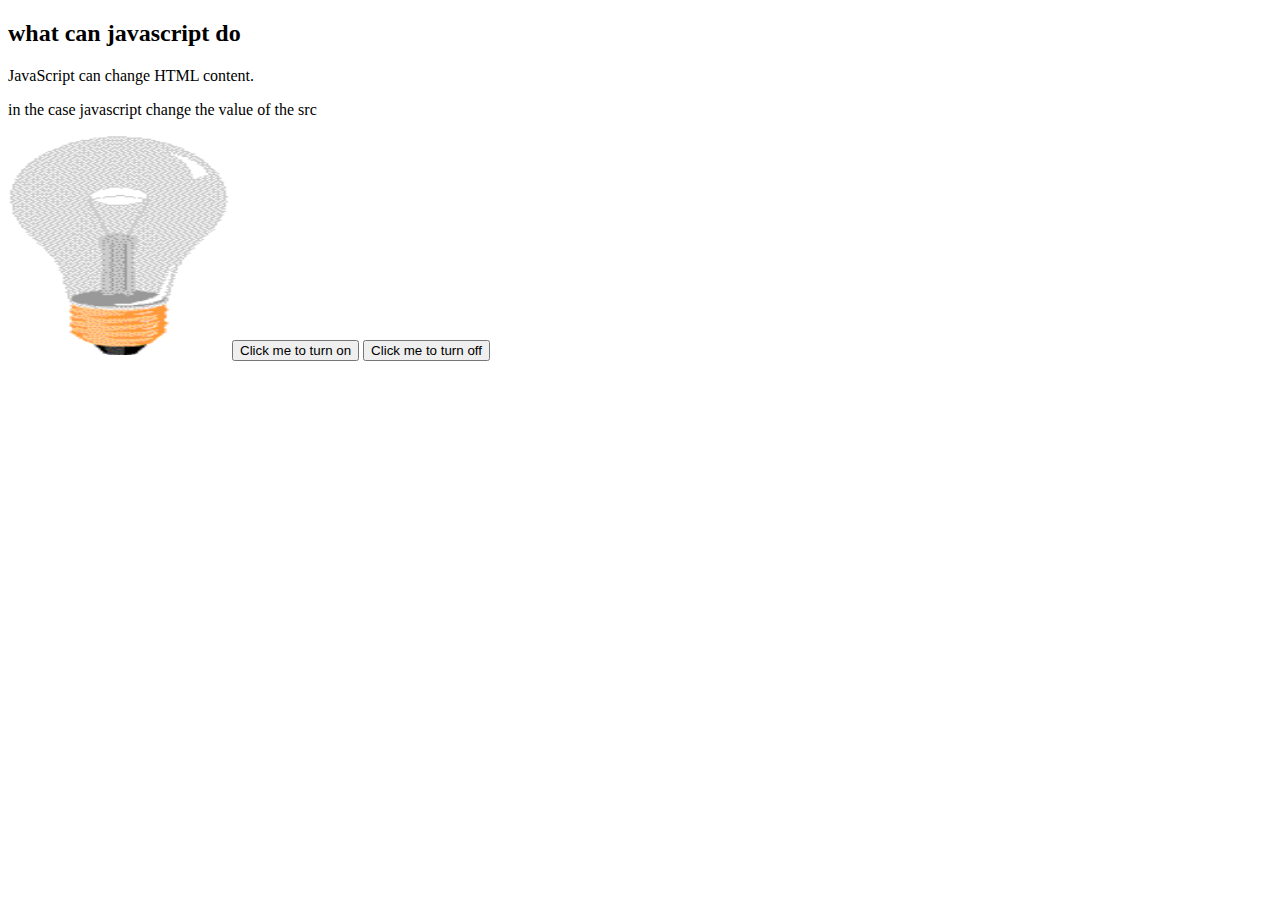
<file: about.html>
<!DOCTYPE html>
<html>
    <body>
        <title>javascript example</title>

        <h2>what can javascript do</h2>
        <p>JavaScript can change HTML content.</p>
        <p>in the case javascript change the value of the src</p>
        <img src="off.gif" alt="off" id="myImage" width="220" height="220">
        <button onclick="document.getElementById('myImage').src='on.gif'">Click me to turn on</button>
        <button onclick="document.getElementById('myImage').src='off.gif'">Click me to turn off</button>
    </body>
</file>
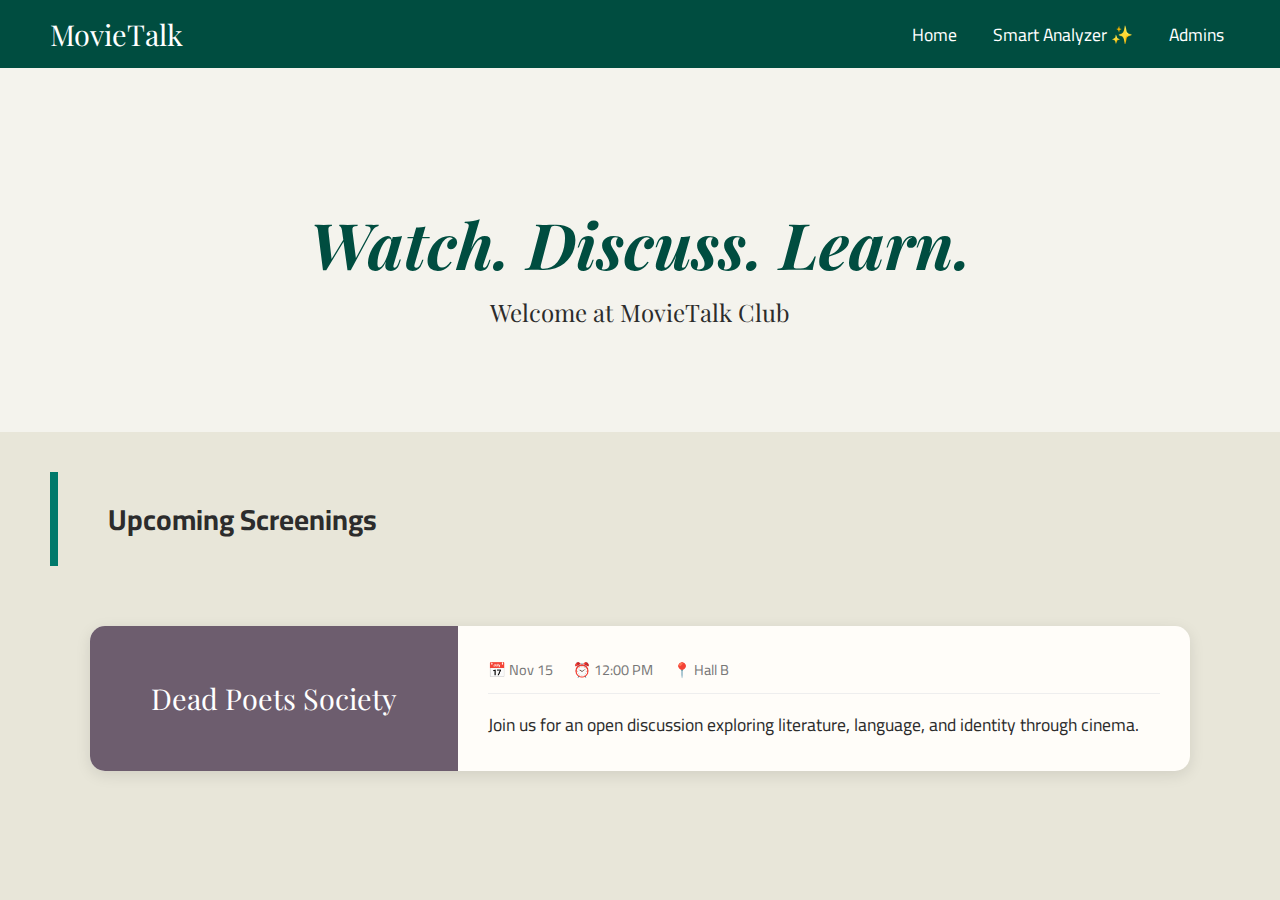
<file: course-main/movietalk.html>
<!DOCTYPE html>
<html lang="en" dir="ltr">
<head>
  <meta charset="UTF-8">
  <meta name="viewport" content="width=device-width, initial-scale=1.0">
  <title>MovieTalk Club</title>

  <link href="https://fonts.googleapis.com/css2?family=Playfair+Display:ital,wght@0,700;1,700&family=Cairo:wght@400;700&display=swap" rel="stylesheet">

  <style>
    :root {
      --dark-green: #004d40;
      --beige-bg: #e8e6d9;
      --text-color: #2c2c2c;
      --accent-gold: #c9a24d;
    }

    body {
      background-color: var(--beige-bg);
      color: var(--text-color);
      font-family: 'Cairo', sans-serif;
      margin: 0;
    }

    /* ===== Navbar ===== */
    nav {
      background-color: var(--dark-green);
      padding: 15px 50px;
      display: flex;
      justify-content: space-between;
      align-items: center;
      color: white;
    }

    .nav-brand {
      font-family: 'Playfair Display', serif;
      font-size: 1.8rem;
      cursor: pointer;
    }

    .nav-links button {
      background: none;
      border: none;
      color: white;
      font-size: 1.1rem;
      margin-left: 20px;
      cursor: pointer;
      font-family: 'Cairo', sans-serif;
    }

    /* ===== Hero ===== */
    .hero {
      text-align: center;
      padding: 80px 20px;
      background-color: #f4f3ed;
    }

    .hero h2 {
      font-family: 'Playfair Display', serif;
      font-style: italic;
      font-size: 4rem;
      color: var(--dark-green);
      margin-bottom: 0;
    }

    .hero p {
      font-size: 1.5rem;
      font-family: 'Playfair Display', serif;
      margin-top: 10px;
    }

    /* ===== Sections ===== */
    section {
      display: none;
    }

    section.active {
      display: block;
    }

    .section-title {
      padding: 20px 50px;
      font-size: 1.8rem;
      border-left: 8px solid #00796b;
      margin: 40px 50px;
    }

    .container {
      max-width: 1100px;
      margin: auto;
      padding: 20px;
    }

    /* ===== Movie Card ===== */
    .movie-card {
      display: flex;
      background: #fffdf9;
      border-radius: 15px;
      overflow: hidden;
      box-shadow: 0 4px 15px rgba(0,0,0,0.1);
      margin-bottom: 30px;
    }

    .movie-poster {
      width: 30%;
      background-color: #6d5d6e;
      color: white;
      display: flex;
      align-items: center;
      justify-content: center;
      text-align: center;
      padding: 40px;
      font-family: 'Playfair Display', serif;
      font-size: 1.8rem;
    }

    .movie-info {
      width: 70%;
      padding: 30px;
    }

    .meta-data {
      display: flex;
      gap: 20px;
      color: #777;
      font-size: 0.9rem;
      margin-bottom: 15px;
      border-bottom: 1px solid #eee;
      padding-bottom: 10px;
    }

    .description {
      font-size: 1.1rem;
      line-height: 1.8;
    }

    /* ===== Analyzer ===== */
    .analyzer-box {
      background: white;
      padding: 40px;
      border-radius: 15px;
      text-align: center;
    }

    input {
      width: 80%;
      padding: 15px;
      border-radius: 30px;
      border: 1px solid #ccc;
      margin-bottom: 20px;
    }

    .btn-main {
      background: var(--dark-green);
      color: white;
      padding: 12px 40px;
      border: none;
      border-radius: 30px;
      cursor: pointer;
      font-size: 1.1rem;
    }

    /* ===== Admin Card ===== */
    .admin-card {
      background: white;
      max-width: 350px;
      margin: 40px auto;
      padding: 30px;
      border-radius: 20px;
      text-align: center;
      box-shadow: 0 8px 20px rgba(0,0,0,0.15);
      border: 2px solid var(--accent-gold);
    }

    .admin-card h3 {
      margin-bottom: 10px;
      font-family: 'Playfair Display', serif;
    }

    .gold-circle {
      width: 80px;
      height: 80px;
      border-radius: 50%;
      background: linear-gradient(135deg, #f5d37a, #c9a24d);
      margin: 0 auto 15px;
    }

    /* ===============================
       MOBILE RESPONSIVE
       =============================== */
    @media (max-width: 768px) {

      nav {
        flex-direction: column;
        align-items: flex-start;
        padding: 15px 20px;
      }

      .nav-links {
        width: 100%;
        display: flex;
        flex-direction: column;
        margin-top: 15px;
      }

      .nav-links button {
        margin: 6px 0;
        text-align: left;
      }

      .hero h2 {
        font-size: 2.3rem;
      }

      .hero p {
        font-size: 1.2rem;
      }

      .movie-card {
        flex-direction: column;
      }

      .movie-poster,
      .movie-info {
        width: 100%;
      }

      input {
        width: 100%;
      }
    }
  </style>
</head>

<body>

<nav>
  <div class="nav-brand" onclick="showSection('home')">MovieTalk</div>
  <div class="nav-links">
    <button onclick="showSection('home')">Home</button>
    <button onclick="showSection('analyzer')">Smart Analyzer ✨</button>
    <button onclick="showSection('admins')">Admins</button>
  </div>
</nav>

<section id="home" class="active">
  <div class="hero">
    <h2>Watch. Discuss. Learn.</h2>
    <p>Welcome at MovieTalk Club</p>
  </div>

  <h2 class="section-title">Upcoming Screenings</h2>

  <div class="container">
    <div class="movie-card">
      <div class="movie-poster">Dead Poets Society</div>
      <div class="movie-info">
        <div class="meta-data">
          <span>📅 Nov 15</span>
          <span>⏰ 12:00 PM</span>
          <span>📍 Hall B</span>
        </div>
        <div class="description">
          Join us for an open discussion exploring literature, language, and identity through cinema.
        </div>
      </div>
    </div>
  </div>
</section>

<section id="analyzer">
  <div class="container">
    <div class="analyzer-box">
      <h2 style="font-family:'Playfair Display',serif;">Smart Analyzer</h2>
      <p>Enter a movie name to get discussion points and themes.</p>
      <input type="text" placeholder="Movie name...">
      <br>
      <button class="btn-main">Analyze</button>
    </div>
  </div>
</section>

<section id="admins">
  <div class="admin-card">
    <div class="gold-circle"></div>
    <h3>Suha Kababji</h3>
    <p><strong>Club Coordinator</strong></p>
    <p>+972 59-325-9597<br>(WhatsApp)</p>
  </div>
</section>

<script>
  function showSection(id) {
    document.querySelectorAll('section').forEach(s => s.classList.remove('active'));
    document.getElementById(id).classList.add('active');
  }
</script>

</body>
</html>
</file>
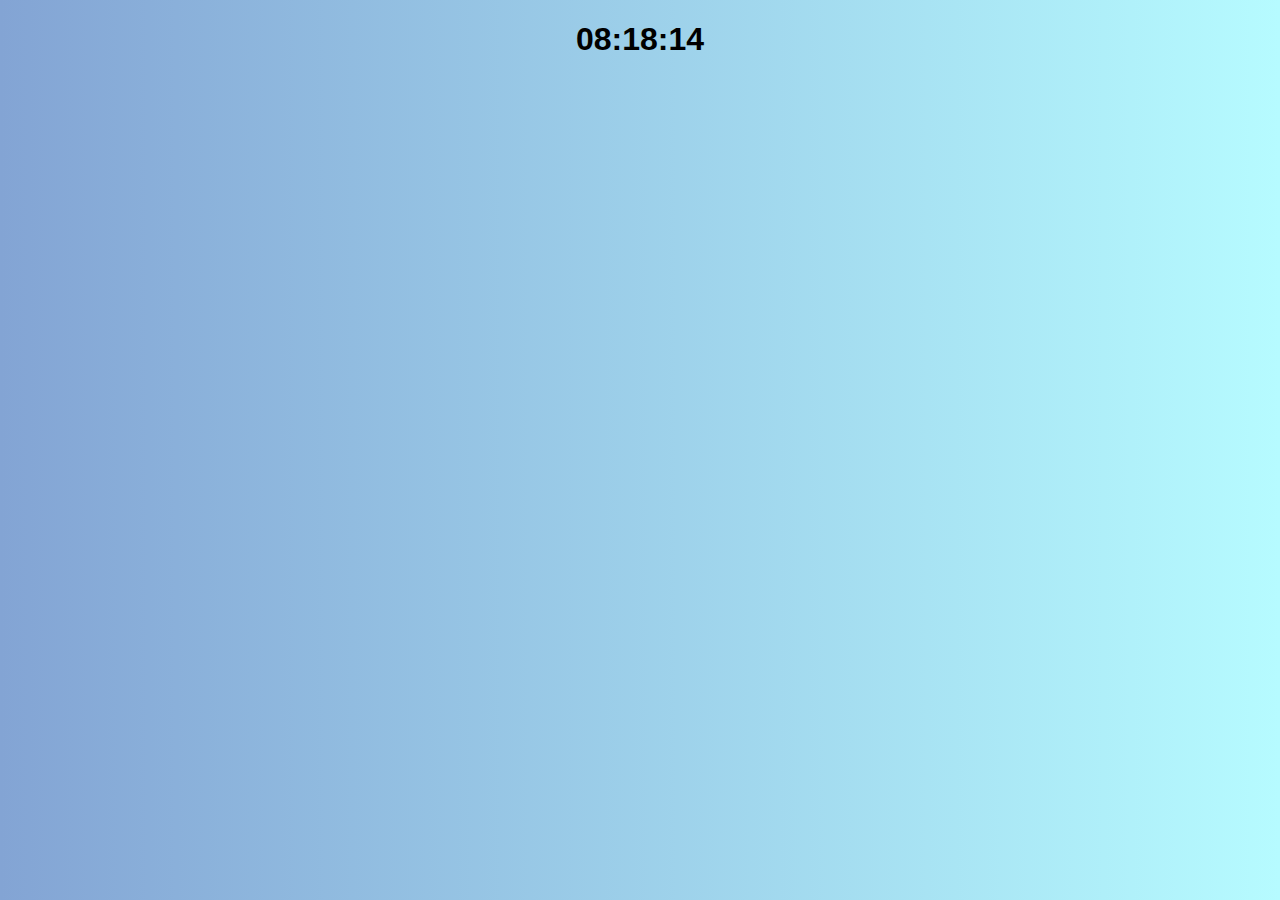
<file: course-main/oclock.html>
<!DOCTYPE html>
<html lang="ar">
<head>
    <meta charset="UTF-8">
    <meta name="viewport" content="width=device-width, initial-scale=1.0">
    <title>ساعة رقمية</title>
    <link rel="stylesheet" href="style.css">
</head>
<body>
    <div class="clock-container">
        <h1 id="clock"></h1>
    </div>

    <script src="oclock.java"></script>
</body>
</html>
</file>
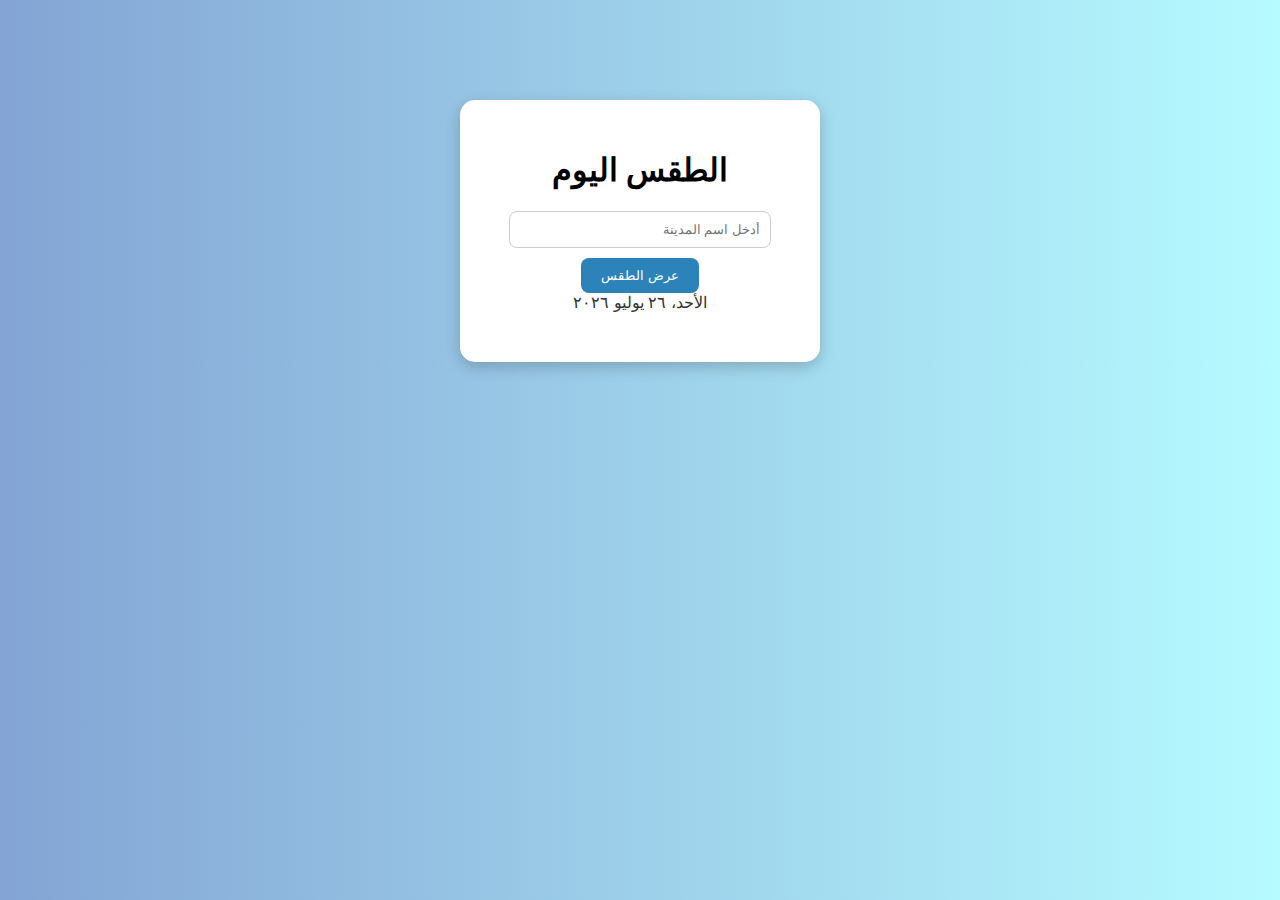
<file: course-main/weather today.html>
<!DOCTYPE html>
<!-- saved from url=(0070)file:///C:/Users/Ahmad/Downloads/course-main/course-main/weatherr.html -->
<html lang="ar"><head><meta http-equiv="Content-Type" content="text/html; charset=UTF-8">
  
  <meta name="viewport" content="width=device-width, initial-scale=1.0">
  <title>weather today</title>
  <link rel="stylesheet" href="./weather today_files/style.css">
</head>
<body>
  <div class="weather-container">
    <h1>الطقس اليوم</h1>
    <input type="text" id="cityInput" placeholder="أدخل اسم المدينة">
    <button onclick="getWeather()">عرض الطقس</button>
    <div id="dateBox" class="weather-date">الأربعاء، ٩ يوليو ٢٠٢٥</div>
<div id="weatherResult" class="weather-result"></div>

  </div>
  <script src="./weather today_files/script.js"></script>


</body></html>
</file>
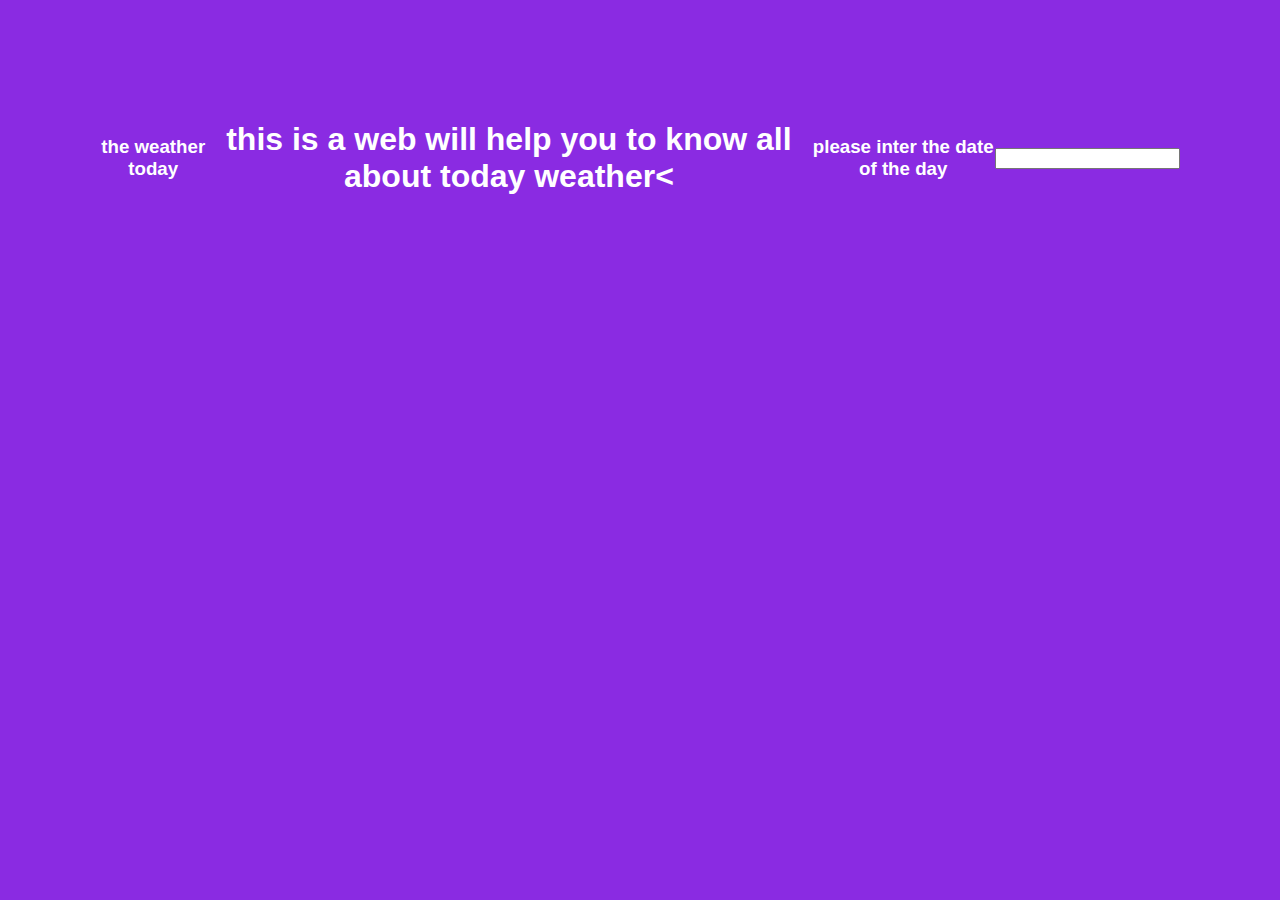
<file: course-main/weather.html>
<!DOCTYPE html>
<html>
    <head>
        <title>today weather </title>

    </head>
    <style>
    body{
        margin: 50px;
        padding: 50px;
        font-family: sans-serif;
        background-color:blueviolet;
        color: white;
        display: flex;
        justify-content: center;
        align-items: center;
        height: 10hv;    
text-align: center;

    }
     </style>
    <body>
        <h3>the weather today</h3>
        <h1>this is a web will help you to know all about today weather<
            <h3>please inter the date of the day</h3>
            <input>
            <div class="form-container">
                 
                 

    </body>
   
</html>
</file>
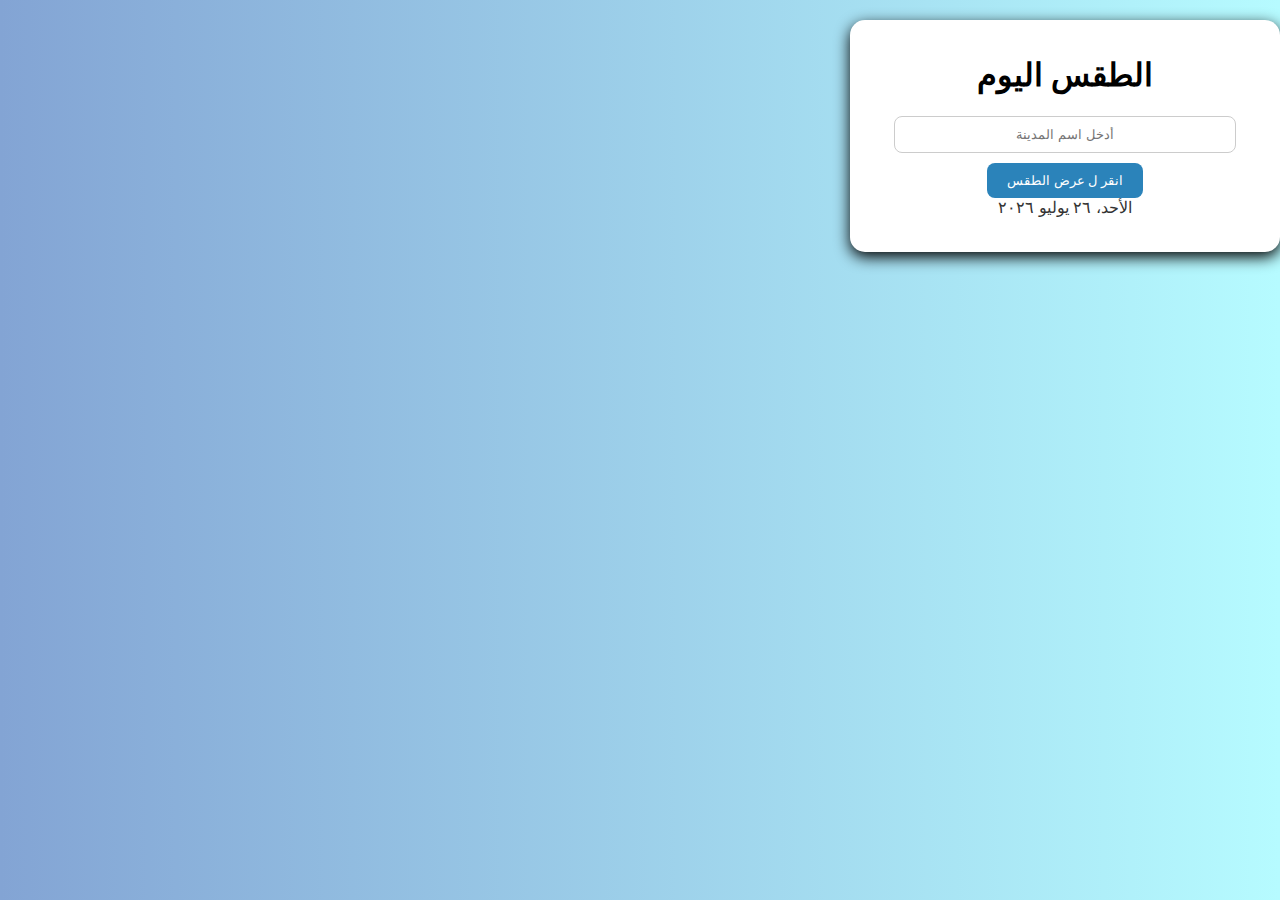
<file: course-main/weatherr.html>
<!DOCTYPE html>
<html lang="ar">
<head>
  <meta charset="UTF-8" />
  <meta name="viewport" content="width=device-width, initial-scale=1.0"/>
  <title>weather today</title>
  <link rel="stylesheet" href="style.css"/>
</head>
<body>
  <div class="weather-container">
    <h1>الطقس اليوم</h1>
    <input type="text" id="cityInput" placeholder="أدخل اسم المدينة" />
    <button onclick="getWeather()">انقر ل عرض الطقس  </button>
    <div id="dateBox" class="weather-date"></div>
<div id="weatherResult" class="weather-result"></div>
  </div>
  <script src="script.js"></script>
</body>
</html>
</file>
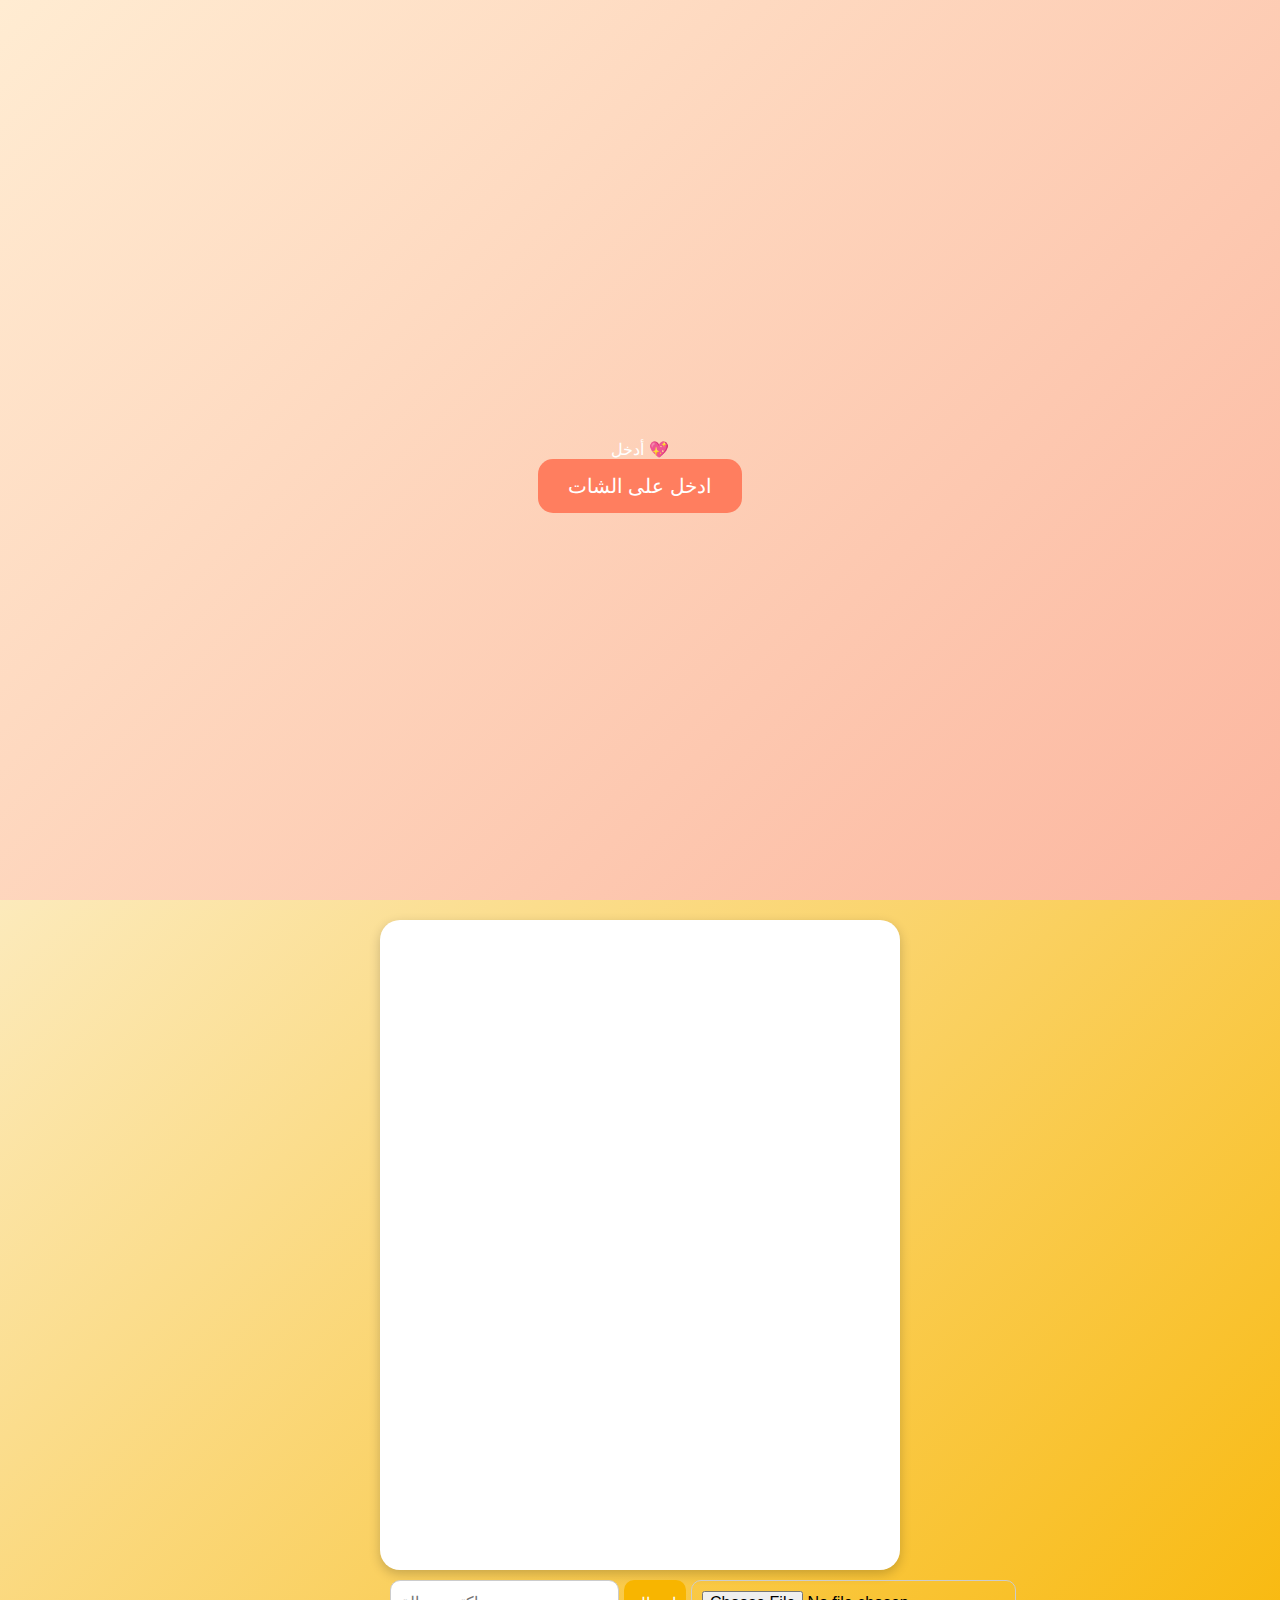
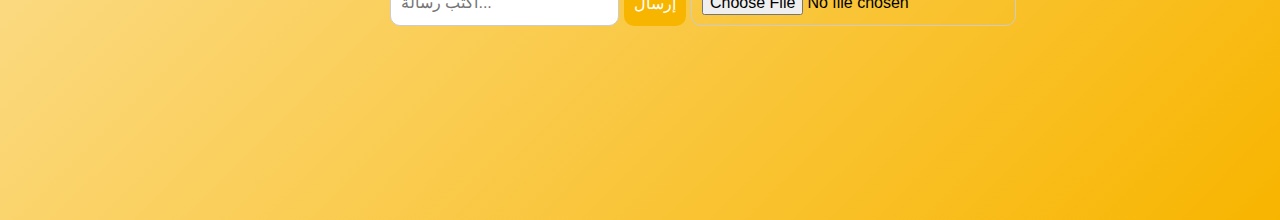
<file: course-main/weather today_files/CHAT.HTML>
<!DOCTYPE html>
<html lang="ar">
<head>
<meta charset="UTF-8">
<title>المجموعة</title>
<style>
  body {
    margin: 0;
    font-family: "Tahoma", sans-serif;
    overflow: hidden;
  }
  /* الصفحة الرئيسية */
  #home {
    background: linear-gradient(135deg, #ffecd2, #fcb69f);
    width: 100vw;
    height: 100vh;
    display: flex;
    flex-direction: column;
    align-items: center;
    justify-content: center;
    color: #fff;
    text-align: center;
  }
  #home h1 {
    font-size: 50px;
    margin-bottom: 20px;
    animation: bounce 2s infinite;
  }
  #home button {
    padding: 15px 30px;
    font-size: 20px;
    border: none;
    border-radius: 15px;
    cursor: pointer;
    background: #ff7e5f;
    color: #fff;
    transition: 0.3s;
  }
  #home button:hover {
    background: #ff4e00;
  }
  @keyframes bounce {
    0%,100% { transform: translateY(0); }
    50% { transform: translateY(-15px); }
  }

  /* صفحة الشات */
  #chatPage {
    display: none;
    background: linear-gradient(135deg, #fceabb, #f8b500);
    width: 100vw;
    height: 100vh;
    display: flex;
    flex-direction: column;
    align-items: center;
    padding-top: 20px;
  }
  .chat-box {
    width: 90%;
    max-width: 500px;
    height: 70vh;
    background: #fff;
    border-radius: 20px;
    padding: 10px;
    display: flex;
    flex-direction: column;
    overflow-y: auto;
    box-shadow: 0px 4px 12px rgba(0,0,0,0.2);
  }
  .msg {
    background: #e1f7d5;
    padding: 10px;
    border-radius: 15px;
    margin: 5px 0;
    animation: fadeIn 0.5s ease;
    max-width: 70%;
  }
  .msg img {
    max-width: 100%;
    border-radius: 10px;
  }
  @keyframes fadeIn {
    from {opacity: 0; transform: translateY(10px);}
    to {opacity: 1; transform: translateY(0);}
  }
  .controls {
    margin-top: 10px;
    display: flex;
    gap: 5px;
    width: 90%;
    max-width: 500px;
  }
  input, button {
    padding: 10px;
    border-radius: 10px;
    border: none;
    font-size: 16px;
  }
  input {
    flex: 1;
    border: 1px solid #ccc;
  }
  button {
    background: #f8b500;
    color: white;
    cursor: pointer;
    transition: 0.3s;
  }
  button:hover {
    background: #ff9900;
  }
</style>
</head>
<body>

<!-- الصفحة الرئيسية -->
<div id="home">
  <h1></h1> أدخل 💖</h1>
  <button onclick="enterChat()">ادخل على الشات</button>
</div>

<!-- صفحة الشات -->
<div id="chatPage">
  <div class="chat-box" id="chat"></div>
  <div class="controls">
    <input type="text" id="msgInput" placeholder="اكتب رسالة...">
    <button onclick="sendMsg()">إرسال</button>
    <input type="file" id="imgInput" accept="image/*" onchange="sendImg()">
  </div>
</div>

<!-- الأصوات -->
<audio id="sendSound" src="https://www.soundjay.com/buttons/sounds/button-16.mp3"></audio>
<audio id="clickSound" src="https://www.soundjay.com/buttons/sounds/button-09.mp3"></audio>

<!-- موسيقى خلفية -->
<audio id="bgMusic" src="https://www.soundhelix.com/examples/mp3/SoundHelix-Song-1.mp3" loop autoplay></audio>

<script>
  const chat = document.getElementById("chat");
  const msgInput = document.getElementById("msgInput");
  const sendSound = document.getElementById("sendSound");
  const clickSound = document.getElementById("clickSound");
  const bgMusic = document.getElementById("bgMusic");

  function enterChat() {
    clickSound.play();
    document.getElementById("home").style.display = "none";
    document.getElementById("chatPage").style.display = "flex";
  }

  function sendMsg() {
    const text = msgInput.value.trim();
    if (text === "") return;
    const div = document.createElement("div");
    div.className = "msg";
    div.innerText = text;
    chat.appendChild(div);
    msgInput.value = "";
    chat.scrollTop = chat.scrollHeight;
    sendSound.play();
  }

  function sendImg() {
    const file = document.getElementById("imgInput").files[0];
    if (!file) return;
    const reader = new FileReader();
    reader.onload = function(e) {
      const div = document.createElement("div");
      div.className = "msg";
      const img = document.createElement("img");
      img.src = e.target.result;
      div.appendChild(img);
      chat.appendChild(div);
      chat.scrollTop = chat.scrollHeight;
      sendSound.play();
    }
    reader.readAsDataURL(file);
  }
</script>

</body>
</html>
</file>
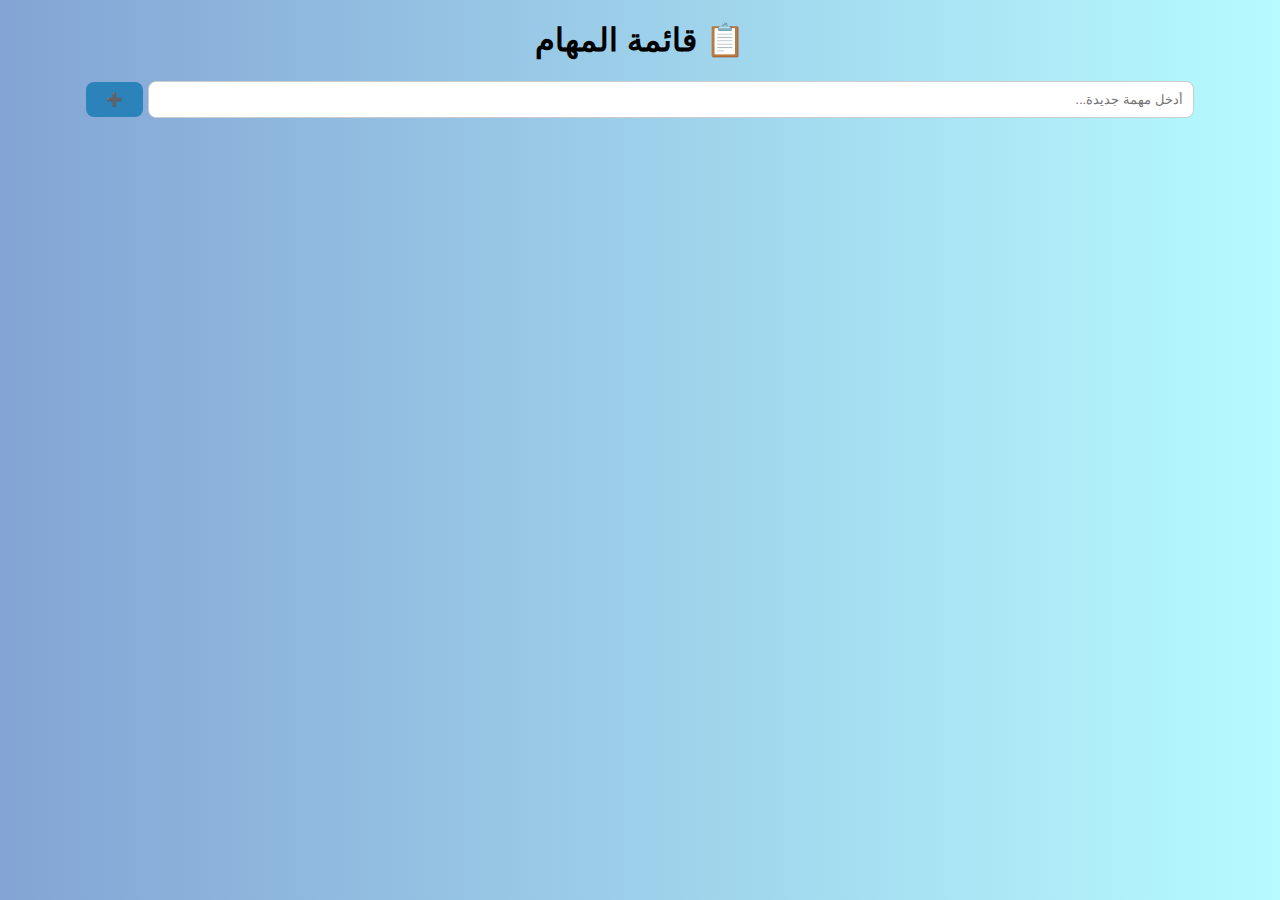
<file: course-main/weather today_files/sooq.html>
<!DOCTYPE html>
<html lang="ar">
<head>
  <meta charset="UTF-8" />
  <meta name="viewport" content="width=device-width, initial-scale=1.0"/>
  <title>قائمة المهام</title>
  <link rel="stylesheet" href="style.css"/>
</head>
<body>
  <div class="container">
    <h1>📋 قائمة المهام</h1>
    <div class="input-section">
      <input type="text" id="task-input" placeholder="أدخل مهمة جديدة..." />
      <button onclick="addTask()">➕</button>
    </div>
    <ul id="task-list"></ul>
  </div>

  <script src="script.js"></script>
</body>
</html>
</file>
<file: course-main/style.css>
body {
  font-family: 'Arial', sans-serif;
  background: linear-gradient(to right, #83a4d4, #b6fbff);
  text-align: center;
  direction: rtl;
  margin: 0;
  padding: 0;
}

.weather-container {
    text-align: center;
  margin-top: 20px;
  background: white;
  padding: 15px;
  border-radius: 15px;
  width: 400px;
  margin-left: auto;
  margin-right: auto0;
  box-shadow: 0px 5px 15px;
}

input {
    text-align: center;
  padding: 10px;
  width: 80%;
  border: 1px solid #ccc;
  border-radius: 8px;
  margin-bottom: 10px;
}

button {
  padding: 10px 20px;
  background-color: #2b83ba;
  color: white;
  border: none;
  border-radius: 8px;
  cursor: pointer;
}

button:hover {
  background-color: #1d5f8c;
}

.weather-result {
  margin-top: 20px;
  font-size: 18px;
}
.weather-date {
  font-size: 16px;
  margin-bottom: 10px;
  color: #333;
}
.weather-date {
  font-size: 16px;
  margin-bottom: 10px;
  color: #333;
}
</file>
<file: course-main/weather today_files/style.css>
body {
  font-family: 'Arial', sans-serif;
  background: linear-gradient(to right, #83a4d4, #b6fbff);
  text-align: center;
  direction: rtl;
  margin: 0;
  padding: 0;
}

.weather-container {
  margin-top: 100px;
  background: white;
  padding: 30px;
  border-radius: 15px;
  width: 300px;
  margin-left: auto;
  margin-right: auto;
  box-shadow: 0px 5px 15px rgba(0,0,0,0.2);
}

input {
  padding: 10px;
  width: 80%;
  border: 1px solid #ccc;
  border-radius: 8px;
  margin-bottom: 10px;
}

button {
  padding: 10px 20px;
  background-color: #2b83ba;
  color: white;
  border: none;
  border-radius: 8px;
  cursor: pointer;
}

button:hover {
  background-color: #1d5f8c;
}

.weather-result {
  margin-top: 20px;
  font-size: 18px;
}
.weather-date {
  font-size: 16px;
  margin-bottom: 10px;
  color: #333;
}
.weather-date {
  font-size: 16px;
  margin-bottom: 10px;
  color: #333;
}
</file>
